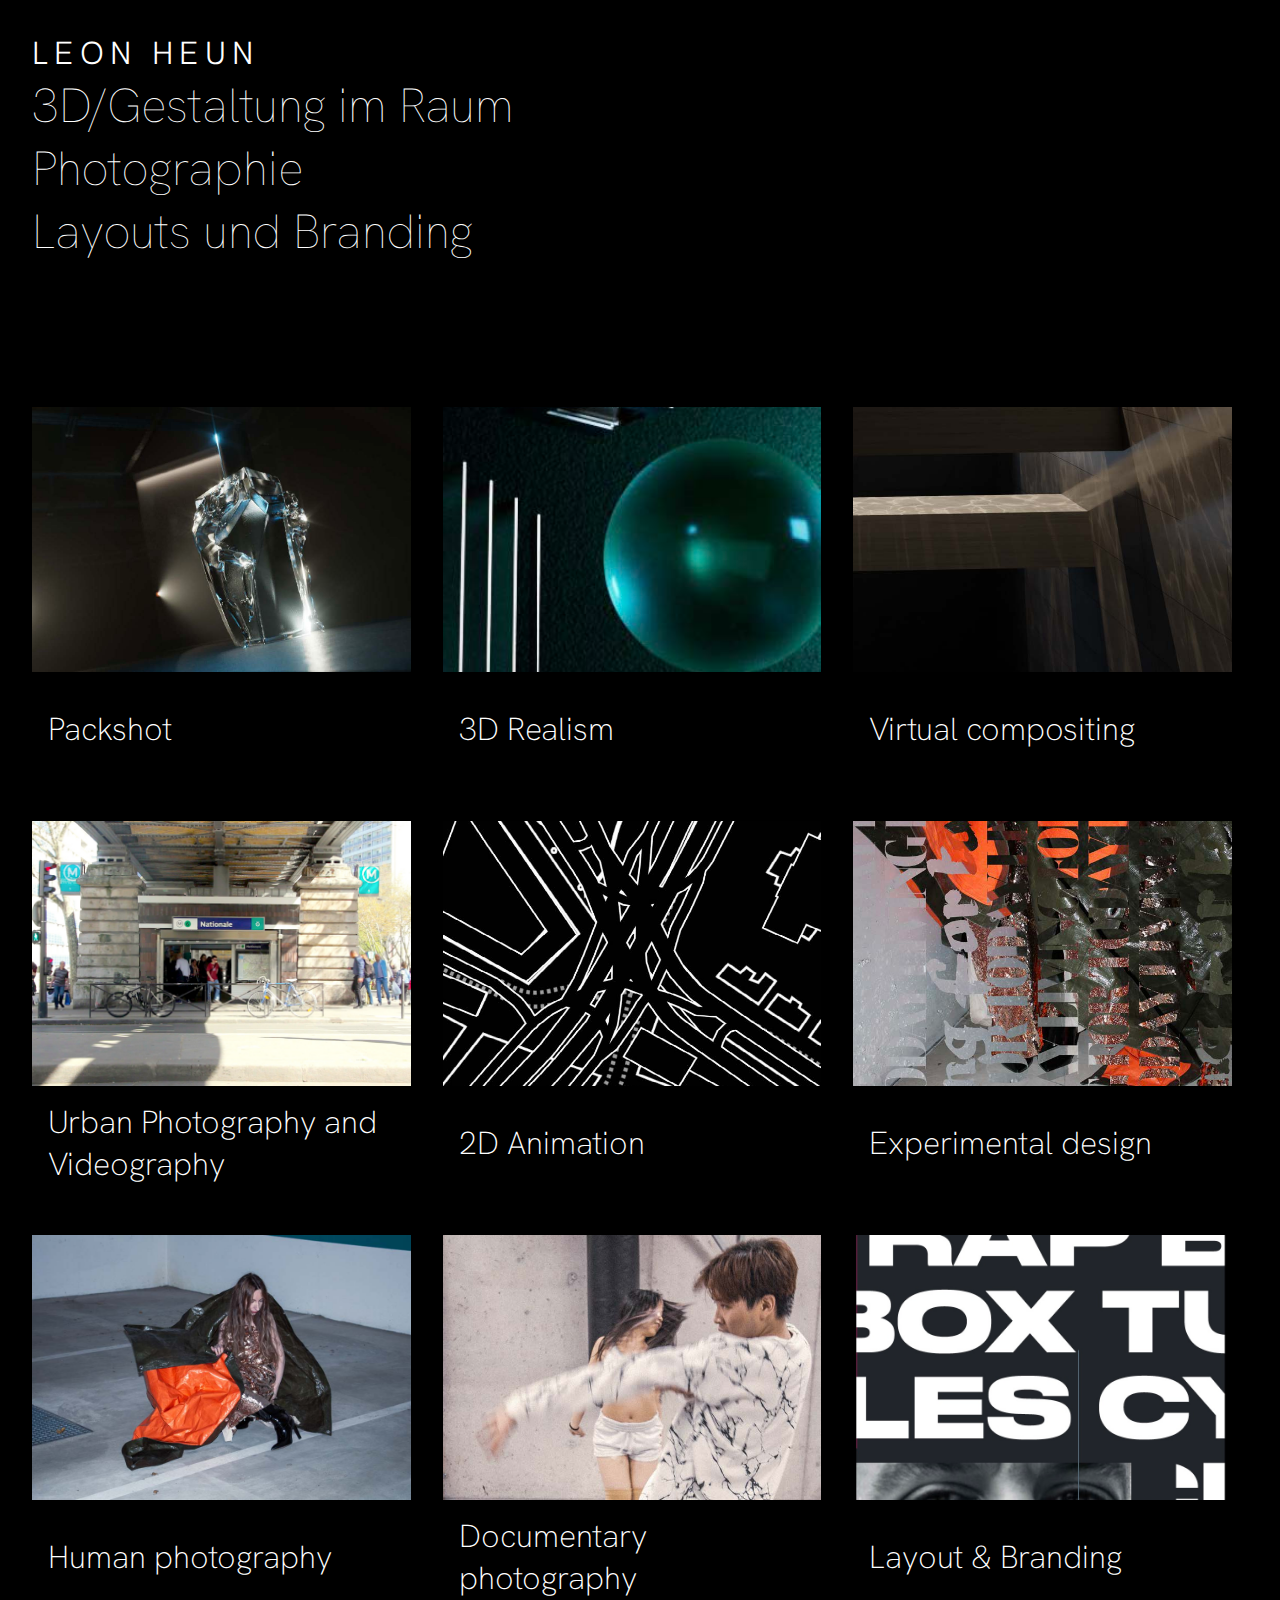
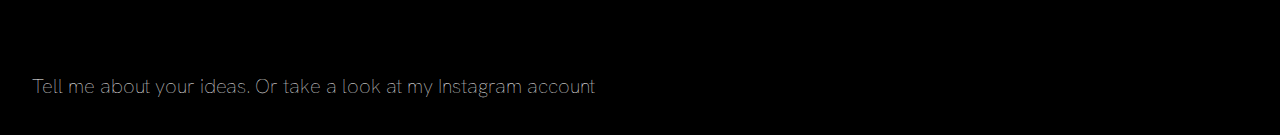
<file: index.html>
<!DOCTYPE html>
<html lang="en">
  <head>
    <meta charset="utf-8">
    <meta name="viewport" content="width=device-width, initial-scale=1.0">
    <title>Leon Heun</title>
    <meta name="description" content="Portfolio of design projects by Leon Heun.">
    <meta property="og:type" content="website">
    <meta property="og:title" content="Leon Heun – Portfolio">
    <meta property="og:description" content="Design projects by Leon Heun.">
    <meta property="og:image" content="images/packshot.jpeg">
    <meta property="og:url" content="https://LeonHeun.github.io/Portfolio">
    <link rel="stylesheet" type="text/css" href="css/style.css">
    <link rel="icon" href="icons/leon_logo_32.svg"/>

    <!-- Hanken Grotesk font link to Google Fonts -->
    <link rel="preconnect" href="https://fonts.googleapis.com">
    <link rel="preconnect" href="https://fonts.gstatic.com" crossorigin>
    <link href="https://fonts.googleapis.com/css2?family=Hanken+Grotesk:ital,wght@0,100..900;1,100..900&display=swap" rel="stylesheet">
    
  </head>
  <body>
    <h1>Leon Heun</h1>

    <h2>3D/Gestaltung im Raum<br>
    Photographie<br>
    Layouts und Branding</h2>


    <div class="tile-container">



        <a href="packshot.html" target="_blank" class="tile-link">
            <div class="tile" onclick="handleTileClick(1)">
            <div class="tile-image" style="background-image: url('images/packshot.jpeg');"></div>

            <div class="tile-content">
                <div class="tile-title">Packshot</div>
            </div>
        </div>
    </a>
        <a href="3d-realism.html" target="_blank" class="tile-link">
        <div class="tile" onclick="handleTileClick(2)">
            <div class="tile-image" style="background-image: url('images/realism.jpeg');"></div>
            <div class="tile-content">
                <div class="tile-title">3D Realism</div>
            </div>
        </div>
    </a>
        <a href="virtual_compositing.html" target="_blank" class="tile-link">
        <div class="tile" onclick="handleTileClick(3)">
            <div class="tile-image" style="background-image: url('images/virtcompositing.jpeg');"></div>
            <div class="tile-content">
                <div class="tile-title">Virtual compositing</div>
            </div>
        </div>
    </a>
        
    <a href="videography.html" target="_blank" class="tile-link">
        <div class="tile" onclick="handleTileClick(4)">
            <div class="tile-image" style="background-image: url('images/videography.jpeg');"></div>
            <div class="tile-content">
                <div class="tile-title">Urban Photography and Videography</div>
            </div>
        </div>
    </a>
        <a href="2D-animation.html">
        <div class="tile" onclick="handleTileClick(5)">
            <div class="tile-image"  style="background-image: url('images/2danimation.jpeg');"></div>
            <div class="tile-content">
                <div class="tile-title">2D Animation</div>
            </div>
        </div>
    </a>
        
        <div class="tile" onclick="handleTileClick(6)">
            <div class="tile-image" style="background-image: url('images/expdesign.jpeg');"></div>
            <div class="tile-content">
                <div class="tile-title">Experimental design</div>
            </div>
        </div>
        
        <div class="tile" onclick="handleTileClick(7)">
            <div class="tile-image" style="background-image: url('images/human.jpeg');"></div>
            <div class="tile-content">
                <div class="tile-title">Human photography</div>
            </div>
        </div>
        
        <div class="tile" onclick="handleTileClick(8)">
            <div class="tile-image" style="background-image: url('images/docu.jpeg');"></div>
            <div class="tile-content">
                <div class="tile-title">Documentary photography</div>
            </div>
        </div>
        
        <div class="tile" onclick="handleTileClick(9)">
            <div class="tile-image"  style="background-image: url('images/layout.jpeg');"></div>
            <div class="tile-content">
                <div class="tile-title">Layout & Branding</div>
            </div>
        </div>
    </div>

    <script>
      
        
        // function - add a new tile dynamically
        function addTile(title, imageUrl) {
            const container = document.querySelector('.tile-container');
            const tileCount = container.children.length + 1;
            
            const tile = document.createElement('div');
            tile.className = 'tile';
            tile.onclick = () => handleTileClick(tileCount);
            
            const tileImage = document.createElement('div');
            tileImage.className = 'tile-image';
            if (imageUrl) {
                tileImage.style.backgroundImage = `url('${imageUrl}')`;
            }
            
            const tileContent = document.createElement('div');
            tileContent.className = 'tile-content';
            
            const tileTitle = document.createElement('div');
            tileTitle.className = 'tile-title';
            tileTitle.textContent = title || `Tile ${tileCount}`;
            
            tileContent.appendChild(tileTitle);
            tile.appendChild(tileImage);
            tile.appendChild(tileContent);
            container.appendChild(tile);
        }
        
        // add imgs to existing tiles
        function setTileImage(tileIndex, imageUrl) {
            const tiles = document.querySelectorAll('.tile');
            if (tiles[tileIndex - 1]) {
                const imageDiv = tiles[tileIndex - 1].querySelector('.tile-image');
                imageDiv.style.backgroundImage = `url('${imageUrl}')`;
            }
        }
        
        // lines below to test adding images
        // setTileImage(1, 'https://via.placeholder.com/300x200/007bff/ffffff?text=Sample+1');
        // setTileImage(2, 'https://via.placeholder.com/300x200/28a745/ffffff?text=Sample+2');
    </script>
  </body>

  <a href="mailto:lheun2001@gmail.com"><h3>Tell me about your ideas.</h3></a>
  <a href="https://www.instagram.com/leonh2nd/"><h3>Or take a look at my Instagram account</h3></a>
</html>
</file>
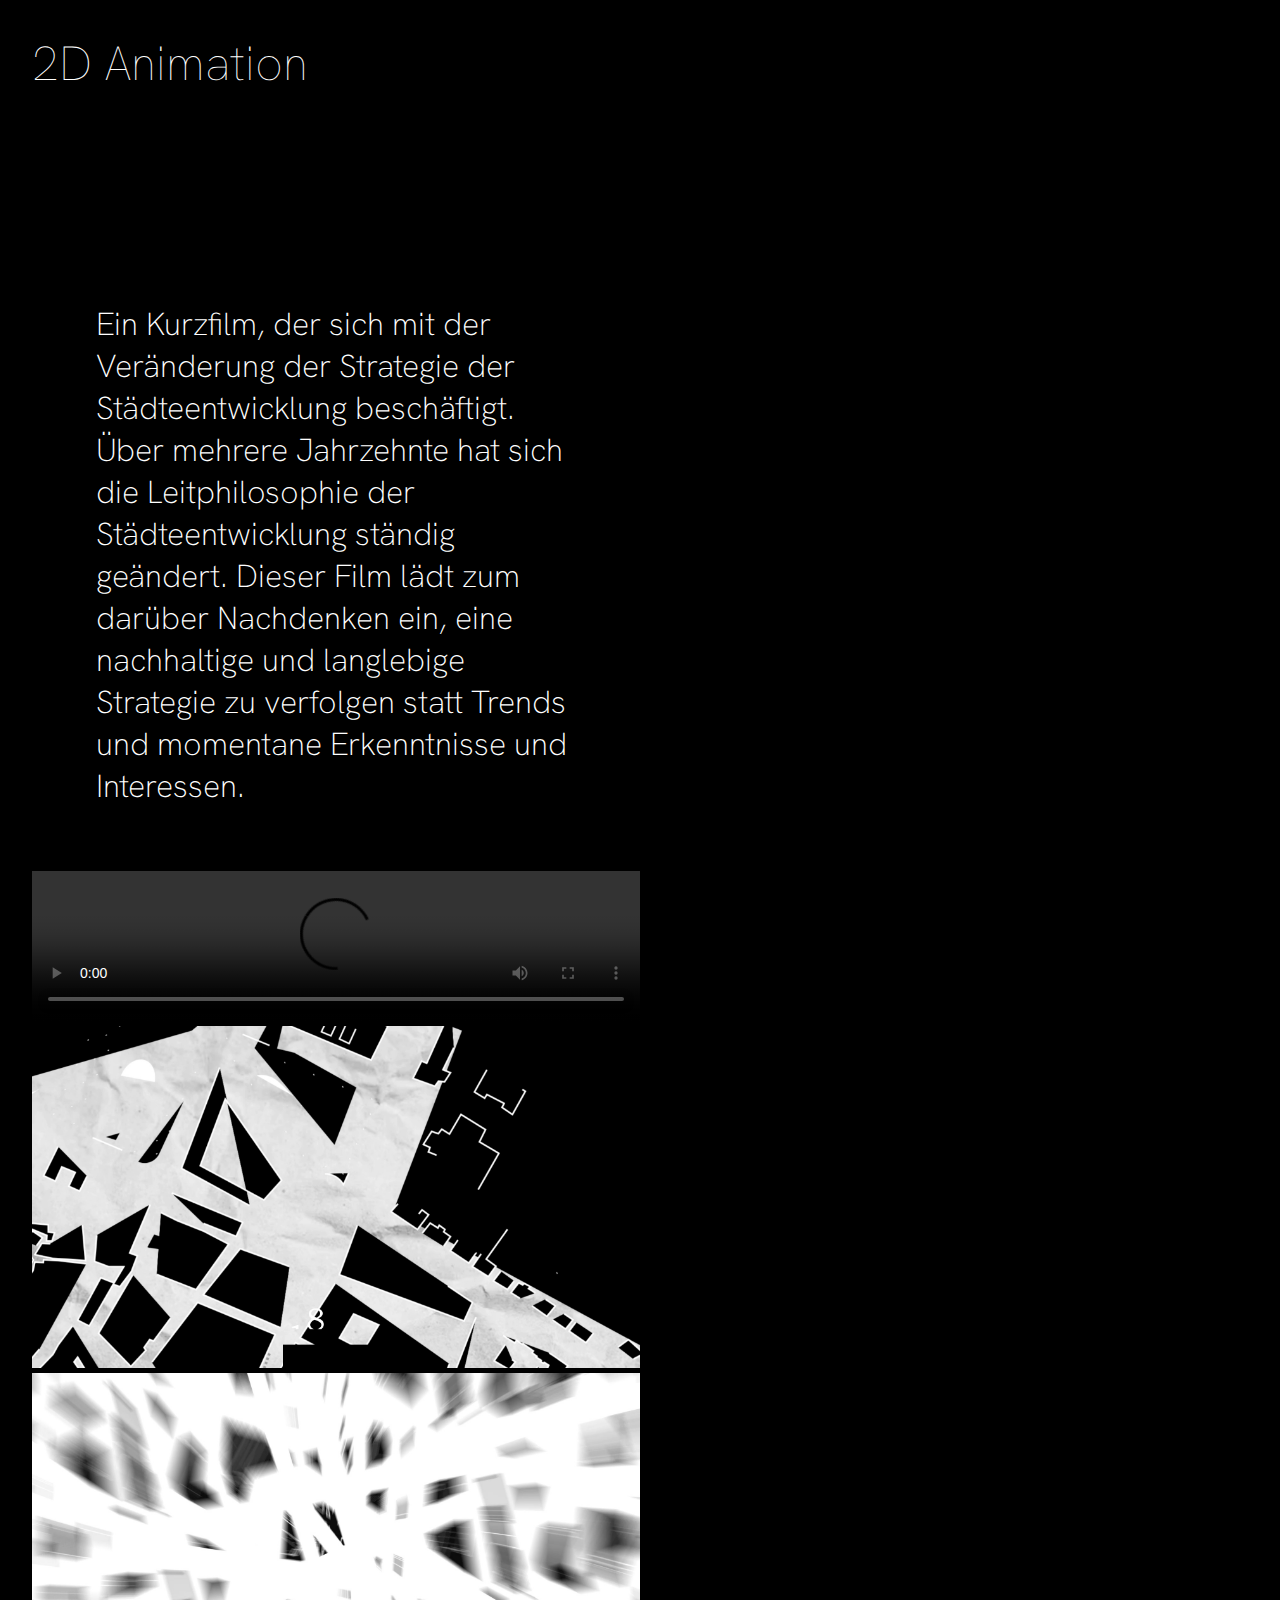
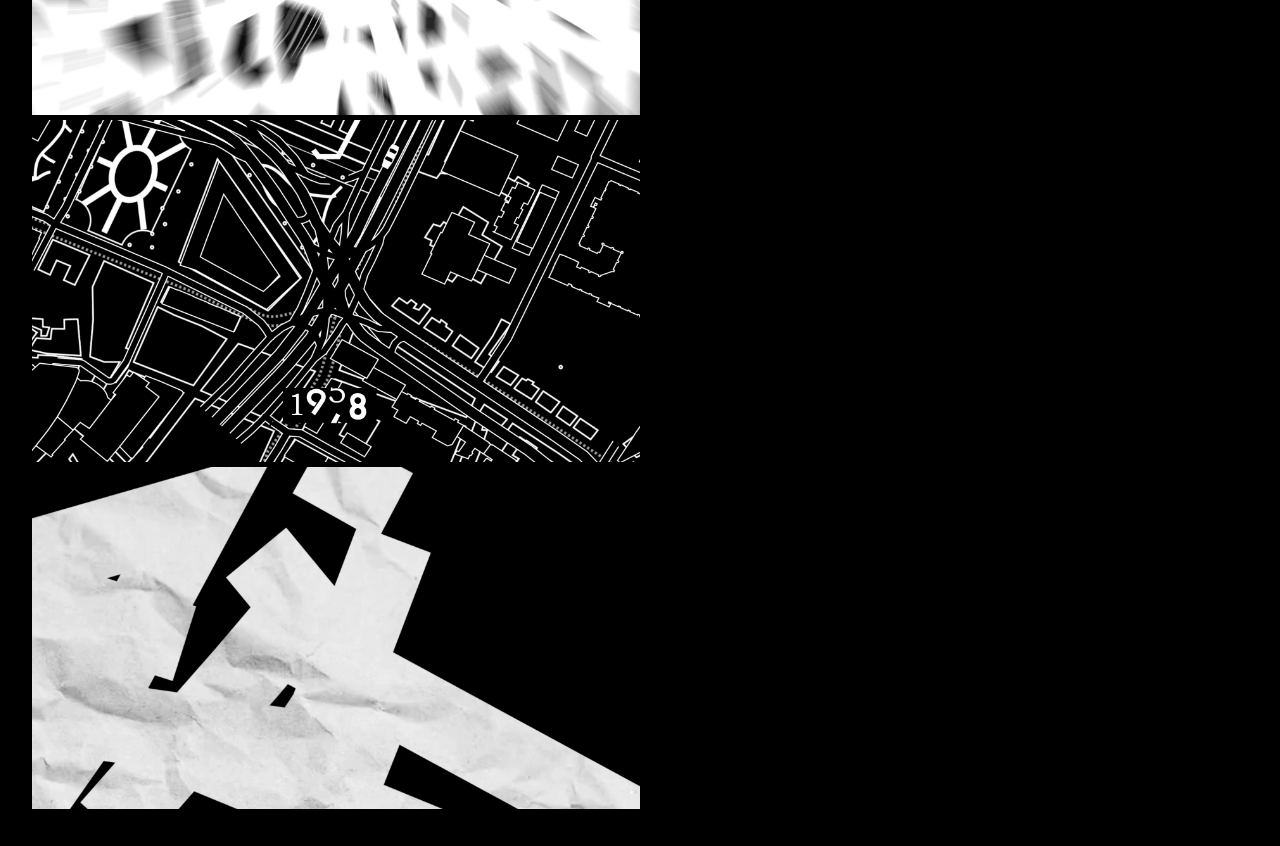
<file: 2D-animation.html>
<!DOCTYPE html>
<html lang="en">
  <head>
    <meta charset="utf-8">
    <meta name="viewport" content="width=device-width, initial-scale=1.0">
    <title>Leon Heun – work samples: 2D animation</title>
    <link rel="stylesheet" type="text/css" href="css/style.css">
    <link rel="icon" href="icons/leon_logo_32.svg"/>

    <!-- Hanken Grotesk font link to Google Fonts -->
    <link rel="preconnect" href="https://fonts.googleapis.com">
    <link rel="preconnect" href="https://fonts.gstatic.com" crossorigin>
    <link href="https://fonts.googleapis.com/css2?family=Hanken+Grotesk:ital,wght@0,100..900;1,100..900&display=swap" rel="stylesheet">
  </head>
  <body>
    
    <h2>2D Animation</h2>

<p>
Ein Kurzfilm, der sich mit der Veränderung der Strategie der
Städteentwicklung beschäftigt. Über mehrere Jahrzehnte
hat sich die Leitphilosophie der Städteentwicklung ständig
geändert. Dieser Film lädt zum darüber Nachdenken ein, eine
nachhaltige und langlebige Strategie zu verfolgen statt Trends
und momentane Erkenntnisse und Interessen.
</p>
<video width="50%" controls>
  <source src="videos/how_do_you_want_your_city_compressed.mp4" type="video/mp4">
  </video>
<img src="images/how_do_you_want_your_city00001.jpg" width="50%">
<img src="images/how_do_you_want_your_city00002.jpg" width="50%">
<img src="images/how_do_you_want_your_city00003.jpg" width="50%">
<img src="images/how_do_you_want_your_city00004.jpg" width="50%">








  </body>
</file>
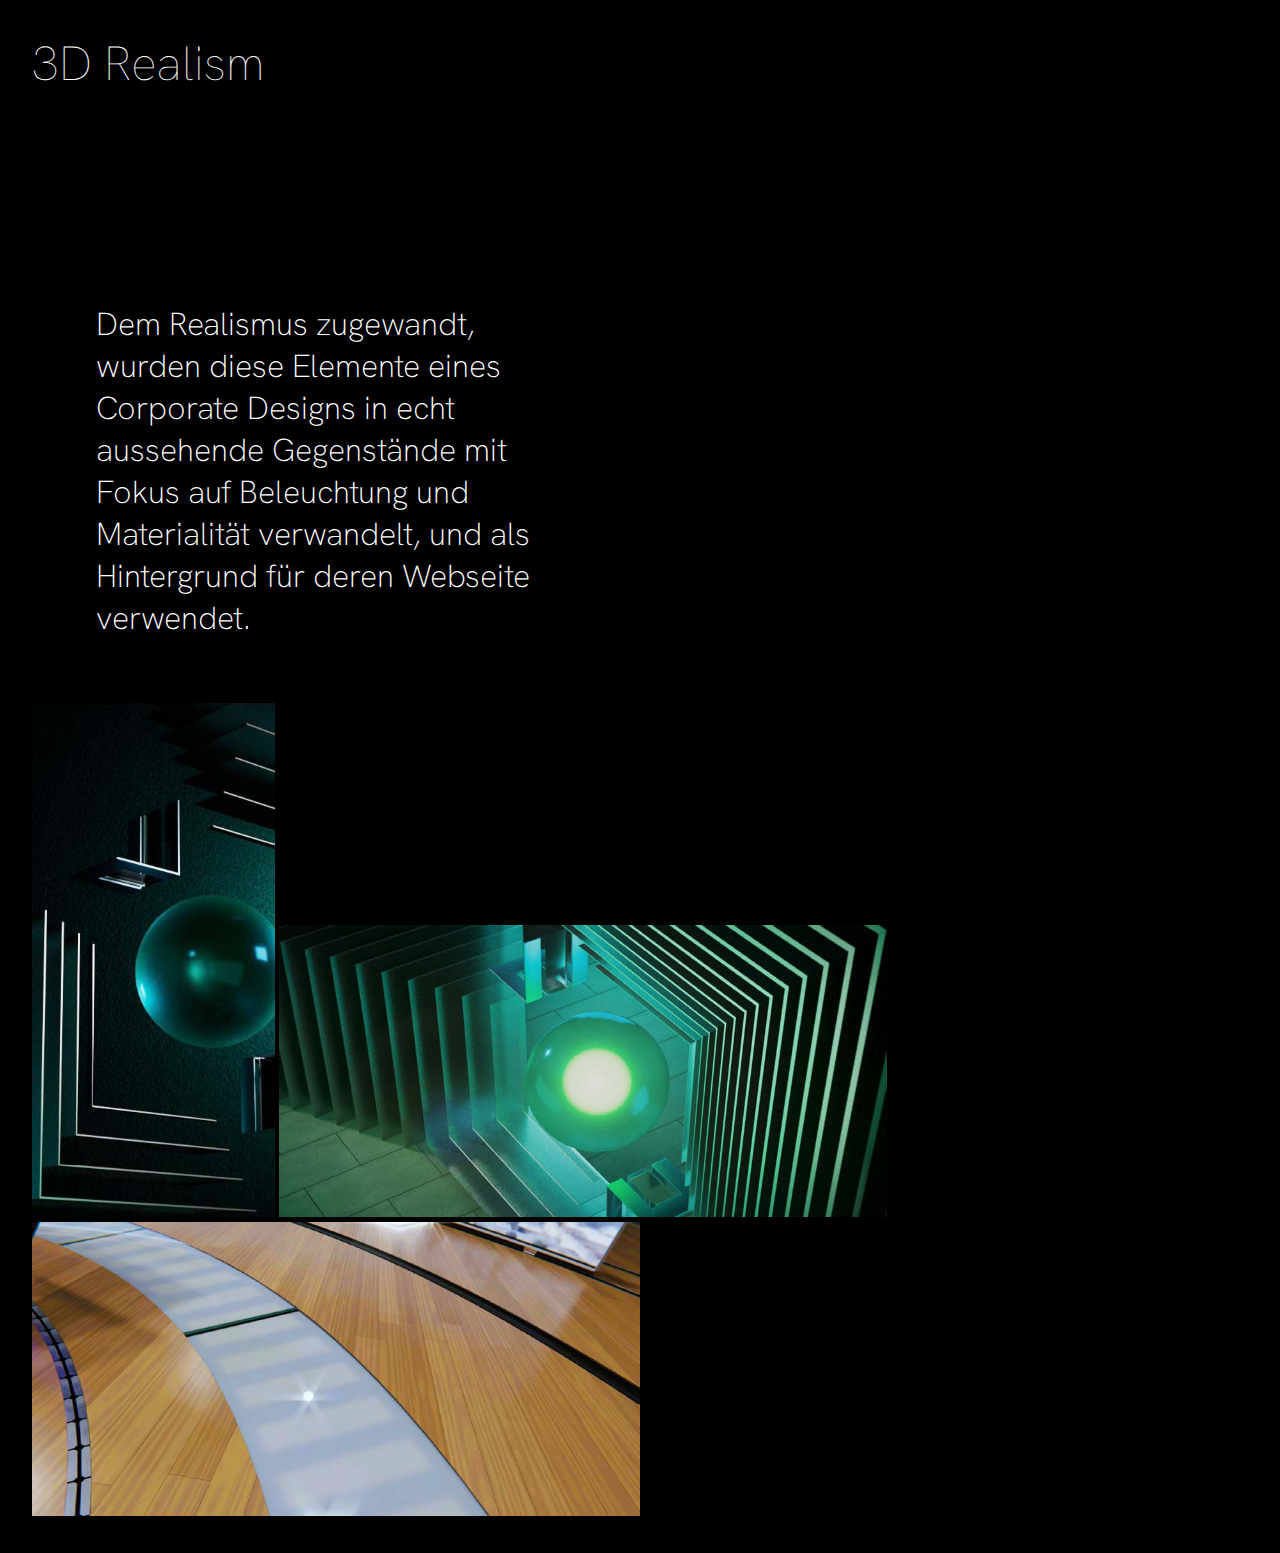
<file: 3d-realism.html>
<!DOCTYPE html>
<html lang="en">
  <head>
    <meta charset="utf-8">
    <meta name="viewport" content="width=device-width, initial-scale=1.0">
    <title>Leon Heun</title>
    <link rel="stylesheet" type="text/css" href="css/style.css">
    <link rel="icon" href="icons/leon_logo_32.svg"/>

    <!-- Hanken Grotesk font link to Google Fonts -->
    <link rel="preconnect" href="https://fonts.googleapis.com">
    <link rel="preconnect" href="https://fonts.gstatic.com" crossorigin>
    <link href="https://fonts.googleapis.com/css2?family=Hanken+Grotesk:ital,wght@0,100..900;1,100..900&display=swap" rel="stylesheet">
  </head>
  <body>
    
    <h2>3D Realism</h2>

<p>
Dem Realismus zugewandt, wurden diese Elemente
eines Corporate Designs in echt aussehende
Gegenstände mit Fokus auf Beleuchtung und
Materialität verwandelt, und als Hintergrund für
deren Webseite verwendet.

</p>
<img src="images/realism.jpeg" width="20%">
<img src="images/realism_2.jpeg" width="50%">
<img src="images/realism_3.jpeg" width="50%">




  </body>
</file>
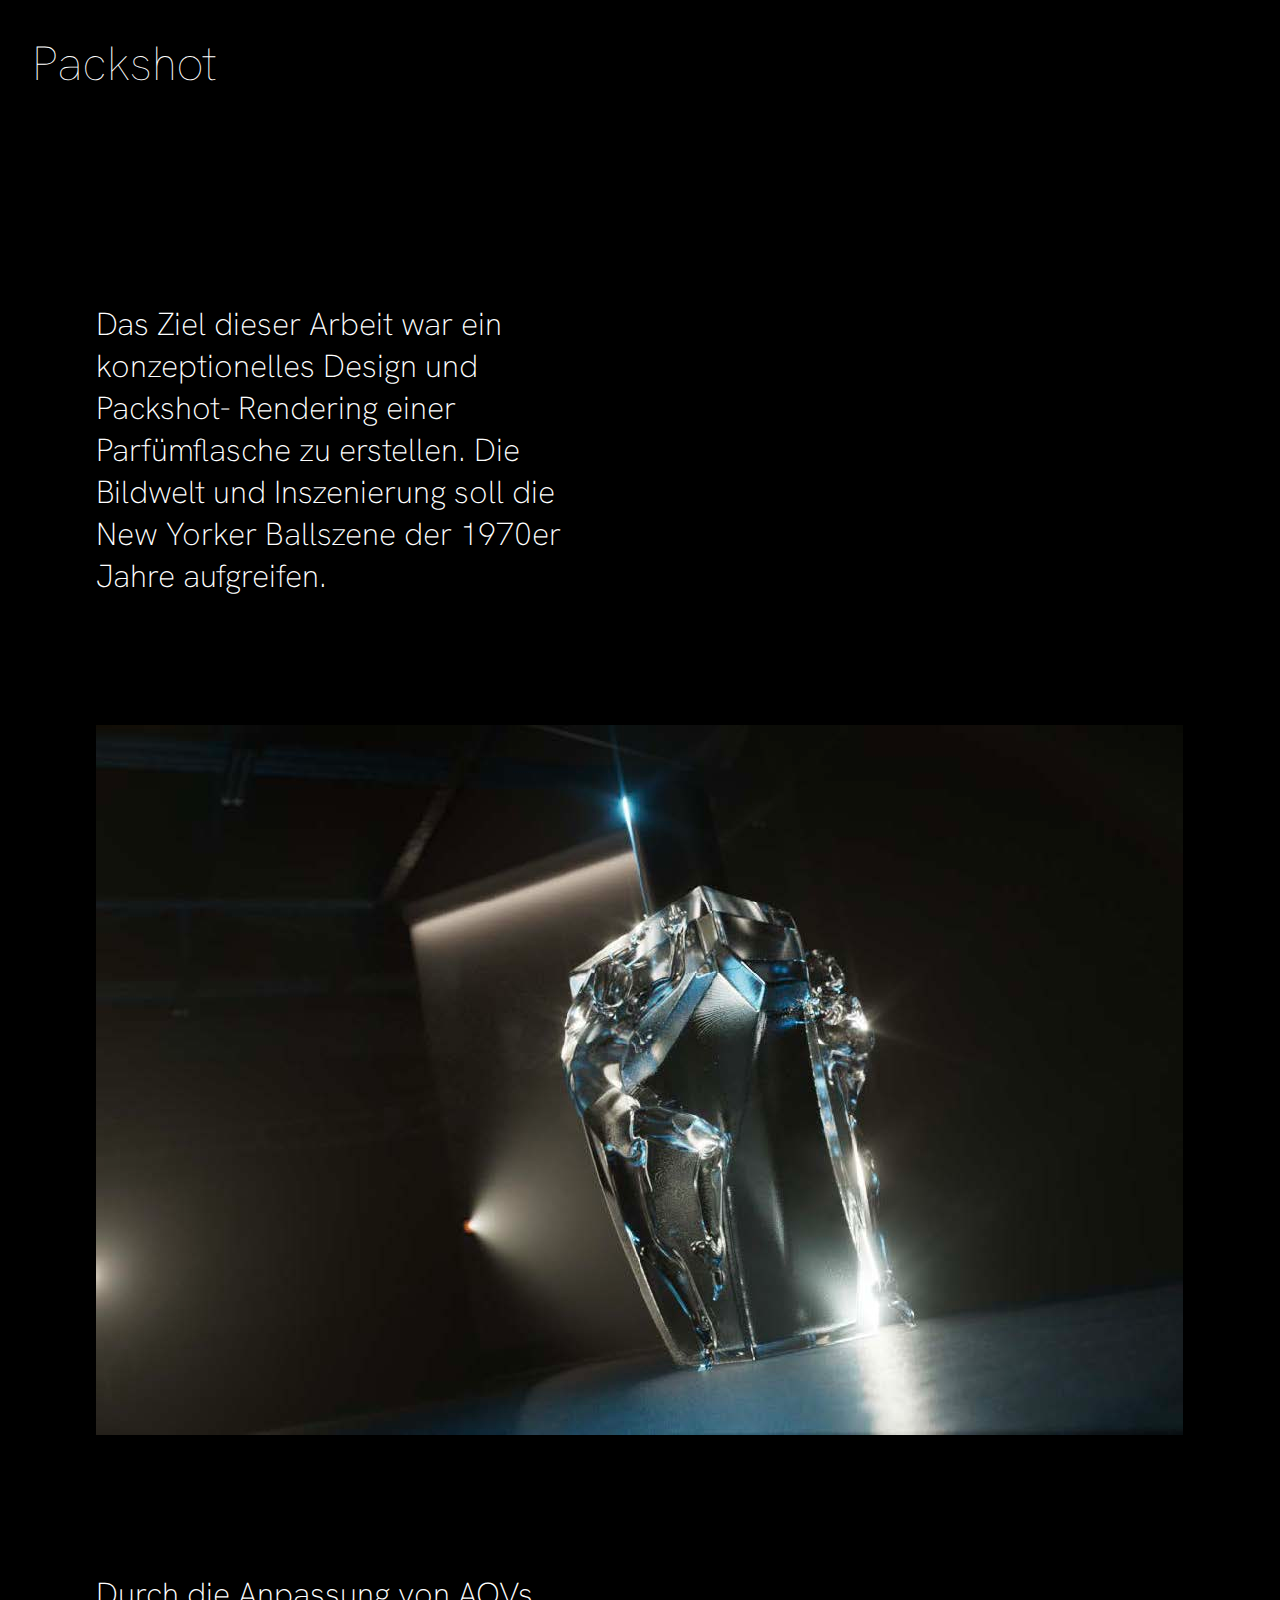
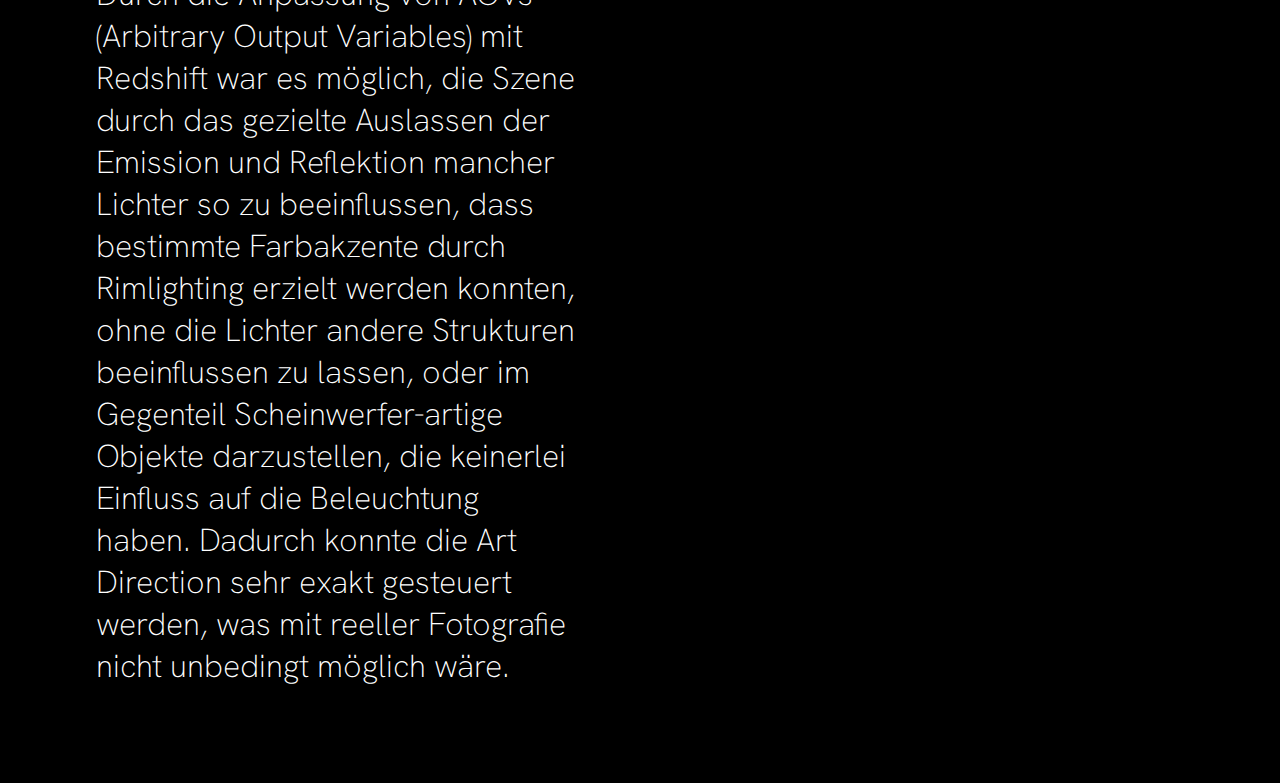
<file: packshot.html>
<!DOCTYPE html>
<html lang="en">
  <head>
    <meta charset="utf-8">
    <meta name="viewport" content="width=device-width, initial-scale=1.0">
    <title>Leon Heun – work samples: Packshot</title>
    <link rel="stylesheet" type="text/css" href="css/style.css">
    <link rel="icon" href="icons/leon_logo_32.svg"/>

    <!-- Hanken Grotesk font link to Google Fonts -->
    <link rel="preconnect" href="https://fonts.googleapis.com">
    <link rel="preconnect" href="https://fonts.gstatic.com" crossorigin>
    <link href="https://fonts.googleapis.com/css2?family=Hanken+Grotesk:ital,wght@0,100..900;1,100..900&display=swap" rel="stylesheet">
  </head>
  <body>
    
    <h2>Packshot</h2>

<p>
  Das Ziel dieser Arbeit war ein konzeptionelles Design und Packshot-
  Rendering einer Parfümflasche zu erstellen. Die Bildwelt
  und Inszenierung soll die New Yorker
  Ballszene der 1970er Jahre aufgreifen.


</p>

<p>
<img src="images/packshot.jpeg">
</p>

<p>
  Durch die Anpassung von AOVs (Arbitrary Output Variables) mit Redshift war es möglich, die Szene durch das gezielte Auslassen der Emission und Reflektion mancher Lichter so zu beeinflussen, dass bestimmte Farbakzente durch Rimlighting erzielt werden konnten, ohne die Lichter andere Strukturen beeinflussen zu lassen, oder im Gegenteil Scheinwerfer-artige Objekte darzustellen, die keinerlei Einfluss auf die Beleuchtung haben. Dadurch konnte die Art Direction sehr exakt gesteuert werden, was mit reeller Fotografie nicht unbedingt möglich wäre.



  </body>
</file>
<file: css/style.css>
body {
	background-color: black;
	color: white;
	font-family: "Hanken Grotesk", sans-serif;
}


h1 {
	color: white;
	font-family: "Hanken Grotesk", sans-serif;
	font-optical-sizing: auto;
	font-weight: 300;
	font-style: normal;
	text-transform: uppercase;
	letter-spacing: 0.2em;
}

h2 {
	font-weight: 100;
	font-size: 3em;
    margin-bottom: 3em;
}

h3 {
    font-size: 1.25em;
    color: white;
    padding-top: 3em;
    font-weight: 100;


}
p {
    font-size: 2em;
    width: 50%;
    font-weight: 200;
    padding: 2em;
}

  * {
            margin: 0;
            padding: 0;
            box-sizing: border-box;
        }

        body {

            padding: 2em;
        }

        .tile-container {
            display: grid;
            grid-template-columns: repeat(3, 1fr);
            gap: 2em;
            max-width: 1200px;
            margin-top: 0 auto;
        }

        .tile {
            aspect-ratio: 1;
            border-radius: 0px;
            cursor: pointer;
            transition: all 0.3s ease;
            display: flex;
            flex-direction: column;
            overflow: hidden;
            box-shadow: 0 2px 4px rgba(0,0,0,0.1);
        }

        .tile:hover {
            transform: translateY(-10px);
            box-shadow: 0 4px 12px rgba(0,0,0,0.15);
            border-color: #007bff;
        }

        .tile:active {
            transform: translateY(0);
        }

        .tile-image {
            width: 100%;
            height: 70%;
            background-image: url('data:image/svg+xml;utf8,<svg xmlns="http://www.w3.org/2000/svg" viewBox="0 0 100 100"><rect width="100" height="100" fill="%23f0f0f0"/><text x="50" y="50" font-family="Arial" font-size="12" fill="%23999" text-anchor="middle" dy="0.3em">Image</text></svg>');
            background-size: cover;
            background-position: center;
            background-repeat: no-repeat;
        }

        .tile-content {
            padding: 1em;
            height: 30%;
            display: flex;
            align-items: center;
            justify-content: left;
           
        }

        .tile-title {
            font-size: 2em;
            font-weight: bold;
            color: white;
            text-align: left;
            font-weight: 200;
        }

        /* Responsive design */
        @media (max-width: 768px) {
            .tile-container {
                grid-template-columns: repeat(2, 1fr);
                gap: 1.5em;
            }
            
            body {
                padding: 1em;
            }
        }

        @media (max-width: 480px) {
            .tile-container {
                grid-template-columns: 1fr;
                gap: 1em;
            }
        }


a {
  background: linear-gradient(currentColor 0 0) 
    bottom left/
    var(--underline-width, 0%) 0.1em
    no-repeat;
  color: #fff;
  display: inline-block;
  padding: 0 0em 0.2em;
  text-decoration: none;
  transition: background-size 0.5s;
}

a:hover {
  --underline-width: 100%;
}
</file>
